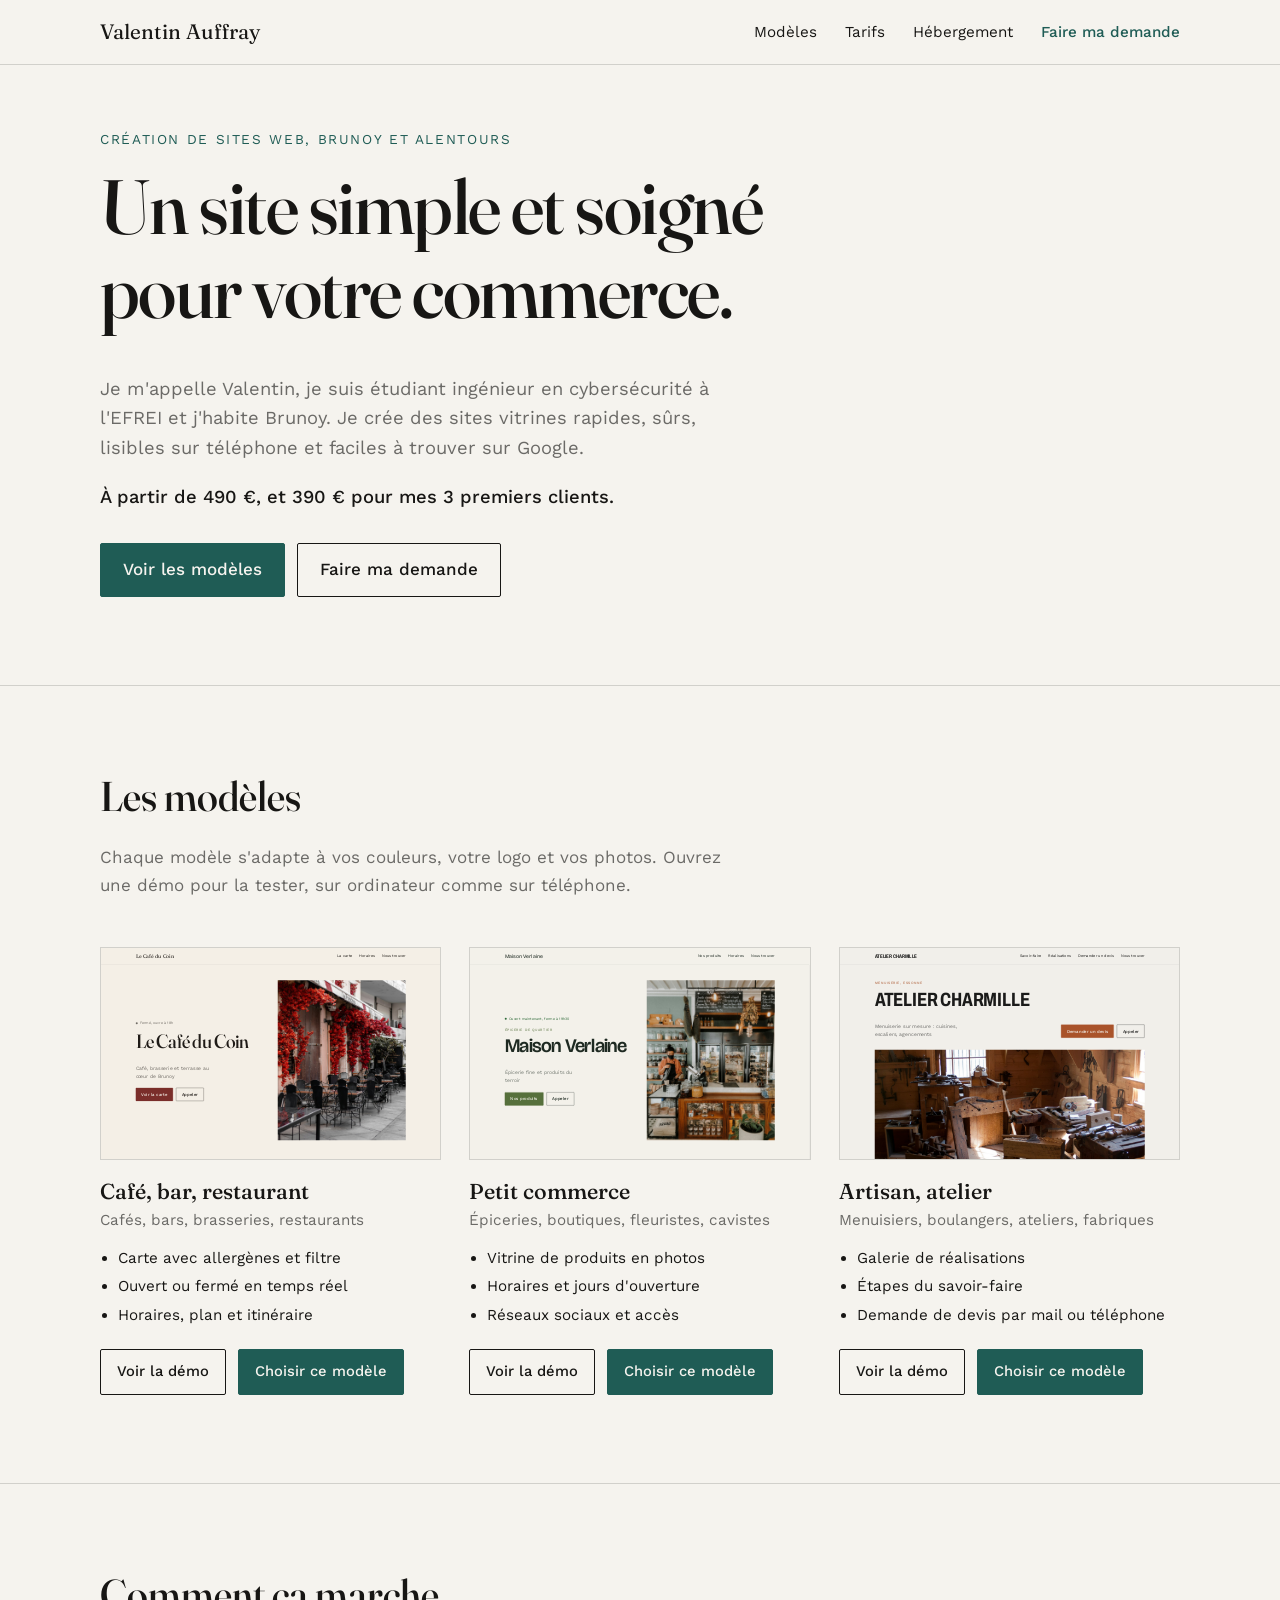
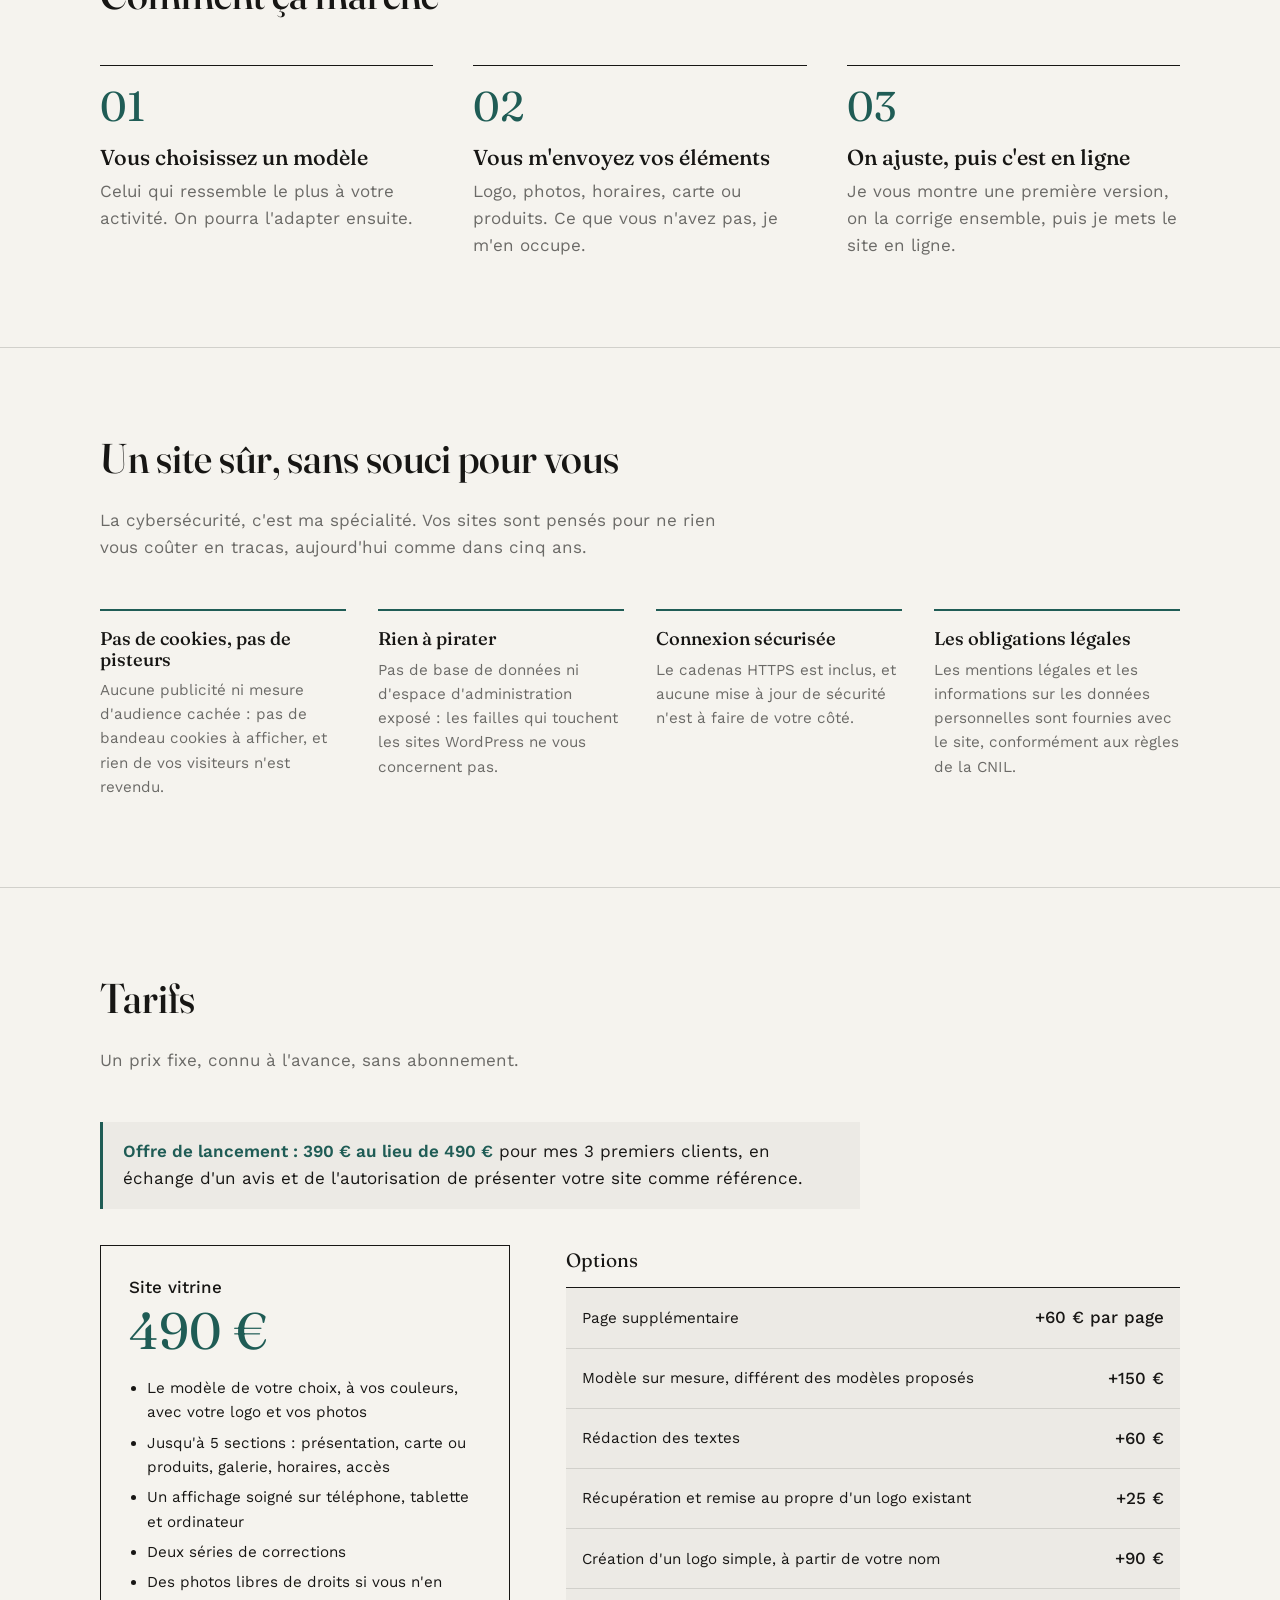
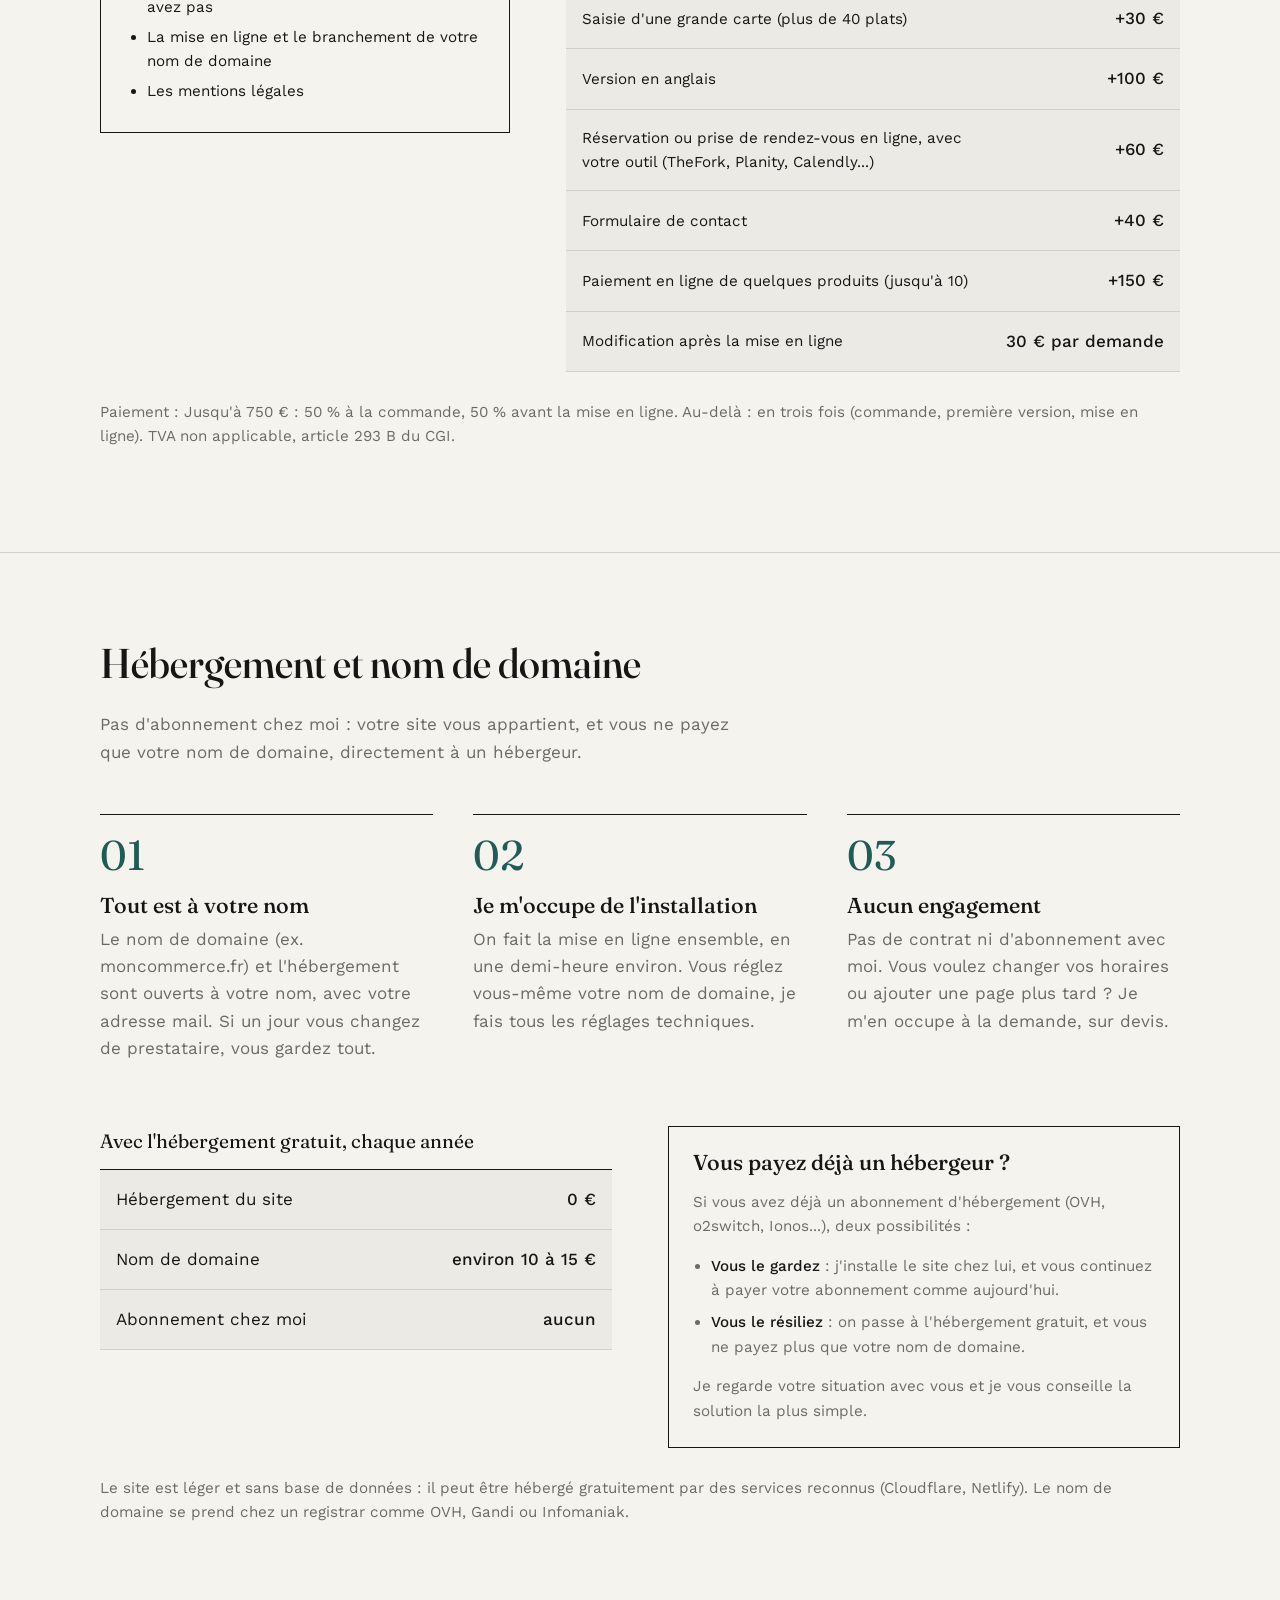
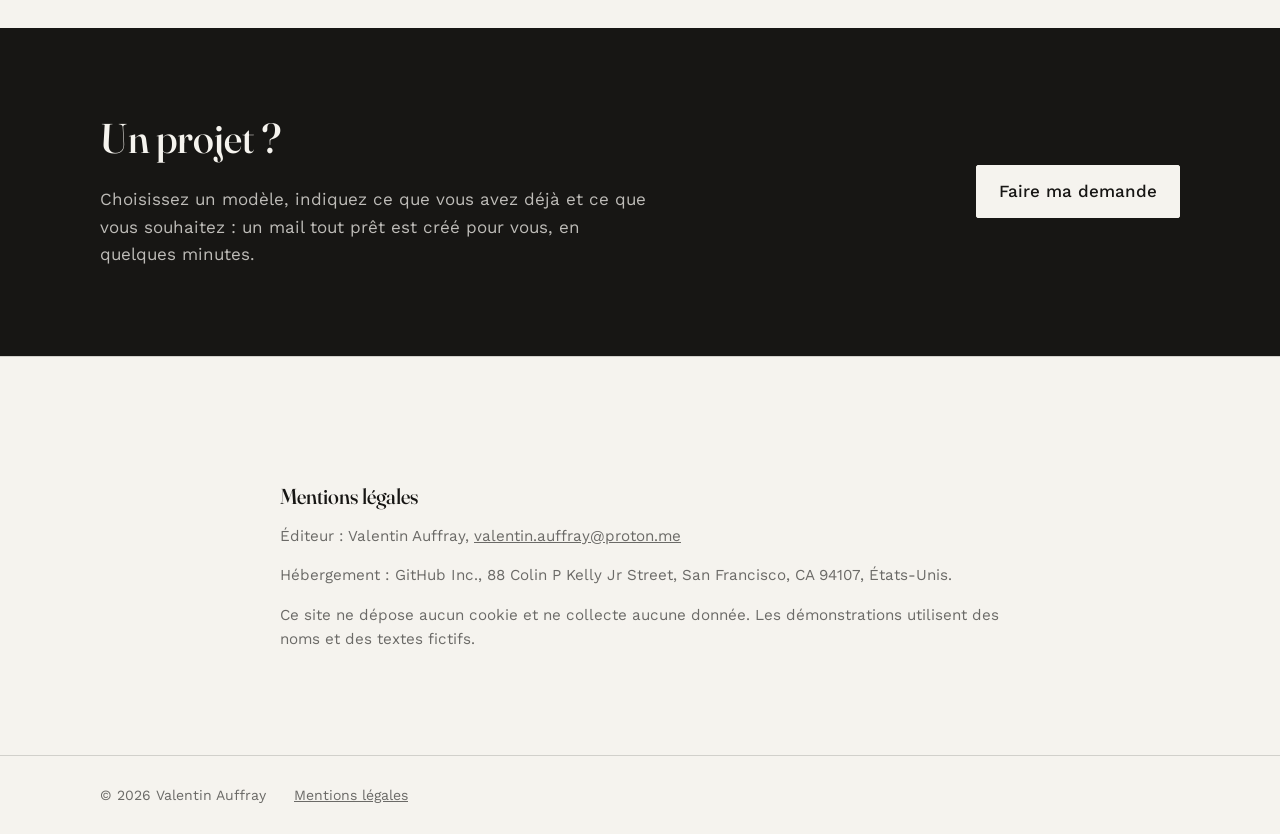
<file: index.html>
<!doctype html>
<html lang="fr">
<head>
  <meta charset="utf-8">
  <meta name="viewport" content="width=device-width, initial-scale=1">
  <title>Valentin Auffray | Création de sites web à Brunoy</title>
  <meta name="description" content="Sites vitrines simples et soignés pour les commerces, cafés et artisans de Brunoy et des alentours.">
  <link rel="preload" href="moteur/fonts/fraunces.woff2" as="font" type="font/woff2" crossorigin>
  <link rel="stylesheet" href="moteur/style.css">
  <link rel="stylesheet" href="vitrine.css">
</head>
<body class="vitrine">
  <a class="evitement" href="#contenu">Aller au contenu</a>

  <header class="entete">
    <div class="conteneur entete__barre">
      <a class="entete__nom" href="#haut">Valentin Auffray</a>
      <nav class="entete__nav" aria-label="Navigation principale">
        <a href="#modeles">Modèles</a>
        <a href="#tarifs">Tarifs</a>
        <a href="#hebergement">Hébergement</a>
        <a class="entete__action" href="demande.html">Faire ma demande</a>
      </nav>
    </div>
  </header>

  <main id="contenu">
    <section class="accueil" id="haut">
      <div class="conteneur">
        <p class="surtitre">Création de sites web, Brunoy et alentours</p>
        <h1 class="vitrine__titre">Un site simple et soigné pour votre commerce.</h1>
        <div class="vitrine__intro">
          <p>Je m'appelle Valentin, je suis étudiant ingénieur en cybersécurité à l'EFREI et j'habite Brunoy. Je crée des sites vitrines rapides, sûrs, lisibles sur téléphone et faciles à trouver sur Google.</p>
          <p class="vitrine__prix" id="prix" hidden></p>
          <div class="actions">
            <a class="bouton" href="#modeles">Voir les modèles</a>
            <a class="bouton bouton--contour" href="demande.html">Faire ma demande</a>
          </div>
        </div>
      </div>
    </section>

    <section class="section" id="modeles" aria-labelledby="titre-modeles">
      <div class="conteneur">
        <div class="section__entete">
          <h2 id="titre-modeles">Les modèles</h2>
          <p>Chaque modèle s'adapte à vos couleurs, votre logo et vos photos. Ouvrez une démo pour la tester, sur ordinateur comme sur téléphone.</p>
        </div>
        <div class="modeles" id="liste-modeles"></div>
      </div>
    </section>

    <section class="section" id="etapes" aria-labelledby="titre-etapes">
      <div class="conteneur">
        <div class="section__entete">
          <h2 id="titre-etapes">Comment ça marche</h2>
        </div>
        <ol class="etapes">
          <li class="etape">
            <span class="etape__numero">01</span>
            <h3>Vous choisissez un modèle</h3>
            <p>Celui qui ressemble le plus à votre activité. On pourra l'adapter ensuite.</p>
          </li>
          <li class="etape">
            <span class="etape__numero">02</span>
            <h3>Vous m'envoyez vos éléments</h3>
            <p>Logo, photos, horaires, carte ou produits. Ce que vous n'avez pas, je m'en occupe.</p>
          </li>
          <li class="etape">
            <span class="etape__numero">03</span>
            <h3>On ajuste, puis c'est en ligne</h3>
            <p>Je vous montre une première version, on la corrige ensemble, puis je mets le site en ligne.</p>
          </li>
        </ol>
      </div>
    </section>

    <section class="section" id="securite" aria-labelledby="titre-securite">
      <div class="conteneur">
        <div class="section__entete">
          <h2 id="titre-securite">Un site sûr, sans souci pour vous</h2>
          <p>La cybersécurité, c'est ma spécialité. Vos sites sont pensés pour ne rien vous coûter en tracas, aujourd'hui comme dans cinq ans.</p>
        </div>
        <ul class="garanties">
          <li>
            <h3>Pas de cookies, pas de pisteurs</h3>
            <p>Aucune publicité ni mesure d'audience cachée : pas de bandeau cookies à afficher, et rien de vos visiteurs n'est revendu.</p>
          </li>
          <li>
            <h3>Rien à pirater</h3>
            <p>Pas de base de données ni d'espace d'administration exposé : les failles qui touchent les sites WordPress ne vous concernent pas.</p>
          </li>
          <li>
            <h3>Connexion sécurisée</h3>
            <p>Le cadenas HTTPS est inclus, et aucune mise à jour de sécurité n'est à faire de votre côté.</p>
          </li>
          <li>
            <h3>Les obligations légales</h3>
            <p>Les mentions légales et les informations sur les données personnelles sont fournies avec le site, conformément aux règles de la CNIL.</p>
          </li>
        </ul>
      </div>
    </section>

    <section class="section" id="tarifs" aria-labelledby="titre-tarifs">
      <div class="conteneur">
        <div class="section__entete">
          <h2 id="titre-tarifs">Tarifs</h2>
          <p>Un prix fixe, connu à l'avance, sans abonnement.</p>
        </div>
        <p class="lancement" id="tarifs-lancement" hidden></p>
        <div class="tarifs">
          <div class="tarifs__base">
            <p class="tarifs__libelle">Site vitrine</p>
            <p class="tarifs__prix" id="tarifs-base"></p>
            <ul class="tarifs__inclus" id="tarifs-inclus"></ul>
          </div>
          <table class="couts tarifs__options">
            <caption>Options</caption>
            <tbody id="tarifs-options"></tbody>
          </table>
        </div>
        <p class="note">Paiement : <span id="tarifs-paiement"></span> TVA non applicable, article 293 B du CGI.</p>
      </div>
    </section>

    <section class="section" id="hebergement" aria-labelledby="titre-hebergement">
      <div class="conteneur">
        <div class="section__entete">
          <h2 id="titre-hebergement">Hébergement et nom de domaine</h2>
          <p>Pas d'abonnement chez moi : votre site vous appartient, et vous ne payez que votre nom de domaine, directement à un hébergeur.</p>
        </div>
        <ol class="etapes">
          <li class="etape">
            <span class="etape__numero">01</span>
            <h3>Tout est à votre nom</h3>
            <p>Le nom de domaine (ex. moncommerce.fr) et l'hébergement sont ouverts à votre nom, avec votre adresse mail. Si un jour vous changez de prestataire, vous gardez tout.</p>
          </li>
          <li class="etape">
            <span class="etape__numero">02</span>
            <h3>Je m'occupe de l'installation</h3>
            <p>On fait la mise en ligne ensemble, en une demi-heure environ. Vous réglez vous-même votre nom de domaine, je fais tous les réglages techniques.</p>
          </li>
          <li class="etape">
            <span class="etape__numero">03</span>
            <h3>Aucun engagement</h3>
            <p>Pas de contrat ni d'abonnement avec moi. Vous voulez changer vos horaires ou ajouter une page plus tard ? Je m'en occupe à la demande, sur devis.</p>
          </li>
        </ol>

        <div class="hebergement">
          <table class="couts">
            <caption>Avec l'hébergement gratuit, chaque année</caption>
            <tbody>
              <tr><th scope="row">Hébergement du site</th><td>0 €</td></tr>
              <tr><th scope="row">Nom de domaine</th><td>environ 10 à 15 €</td></tr>
              <tr><th scope="row">Abonnement chez moi</th><td>aucun</td></tr>
            </tbody>
          </table>
          <div class="encadre">
            <h3>Vous payez déjà un hébergeur&nbsp;?</h3>
            <p>Si vous avez déjà un abonnement d'hébergement (OVH, o2switch, Ionos...), deux possibilités :</p>
            <ul>
              <li><strong>Vous le gardez</strong> : j'installe le site chez lui, et vous continuez à payer votre abonnement comme aujourd'hui.</li>
              <li><strong>Vous le résiliez</strong> : on passe à l'hébergement gratuit, et vous ne payez plus que votre nom de domaine.</li>
            </ul>
            <p>Je regarde votre situation avec vous et je vous conseille la solution la plus simple.</p>
          </div>
        </div>
        <p class="note">Le site est léger et sans base de données : il peut être hébergé gratuitement par des services reconnus (Cloudflare, Netlify). Le nom de domaine se prend chez un registrar comme OVH, Gandi ou Infomaniak.</p>
      </div>
    </section>

    <section class="section appel" aria-labelledby="titre-appel">
      <div class="conteneur appel__grille">
        <div>
          <h2 id="titre-appel">Un projet&nbsp;?</h2>
          <p>Choisissez un modèle, indiquez ce que vous avez déjà et ce que vous souhaitez : un mail tout prêt est créé pour vous, en quelques minutes.</p>
        </div>
        <div class="actions">
          <a class="bouton" href="demande.html">Faire ma demande</a>
        </div>
      </div>
    </section>

    <section class="section" id="mentions" aria-labelledby="titre-mentions">
      <div class="conteneur conteneur--etroit legal">
        <h2 id="titre-mentions">Mentions légales</h2>
        <p>Éditeur : Valentin Auffray, <span id="mentions-contact"></span></p>
        <p>Hébergement : GitHub Inc., 88 Colin P Kelly Jr Street, San Francisco, CA 94107, États-Unis.</p>
        <p>Ce site ne dépose aucun cookie et ne collecte aucune donnée. Les démonstrations utilisent des noms et des textes fictifs.</p>
      </div>
    </section>
  </main>

  <footer class="pied">
    <div class="conteneur pied__barre">
      <span>© <span id="annee"></span> Valentin Auffray</span>
      <a href="#mentions">Mentions légales</a>
    </div>
  </footer>

  <script src="vitrine.js"></script>
</body>
</html>
</file>
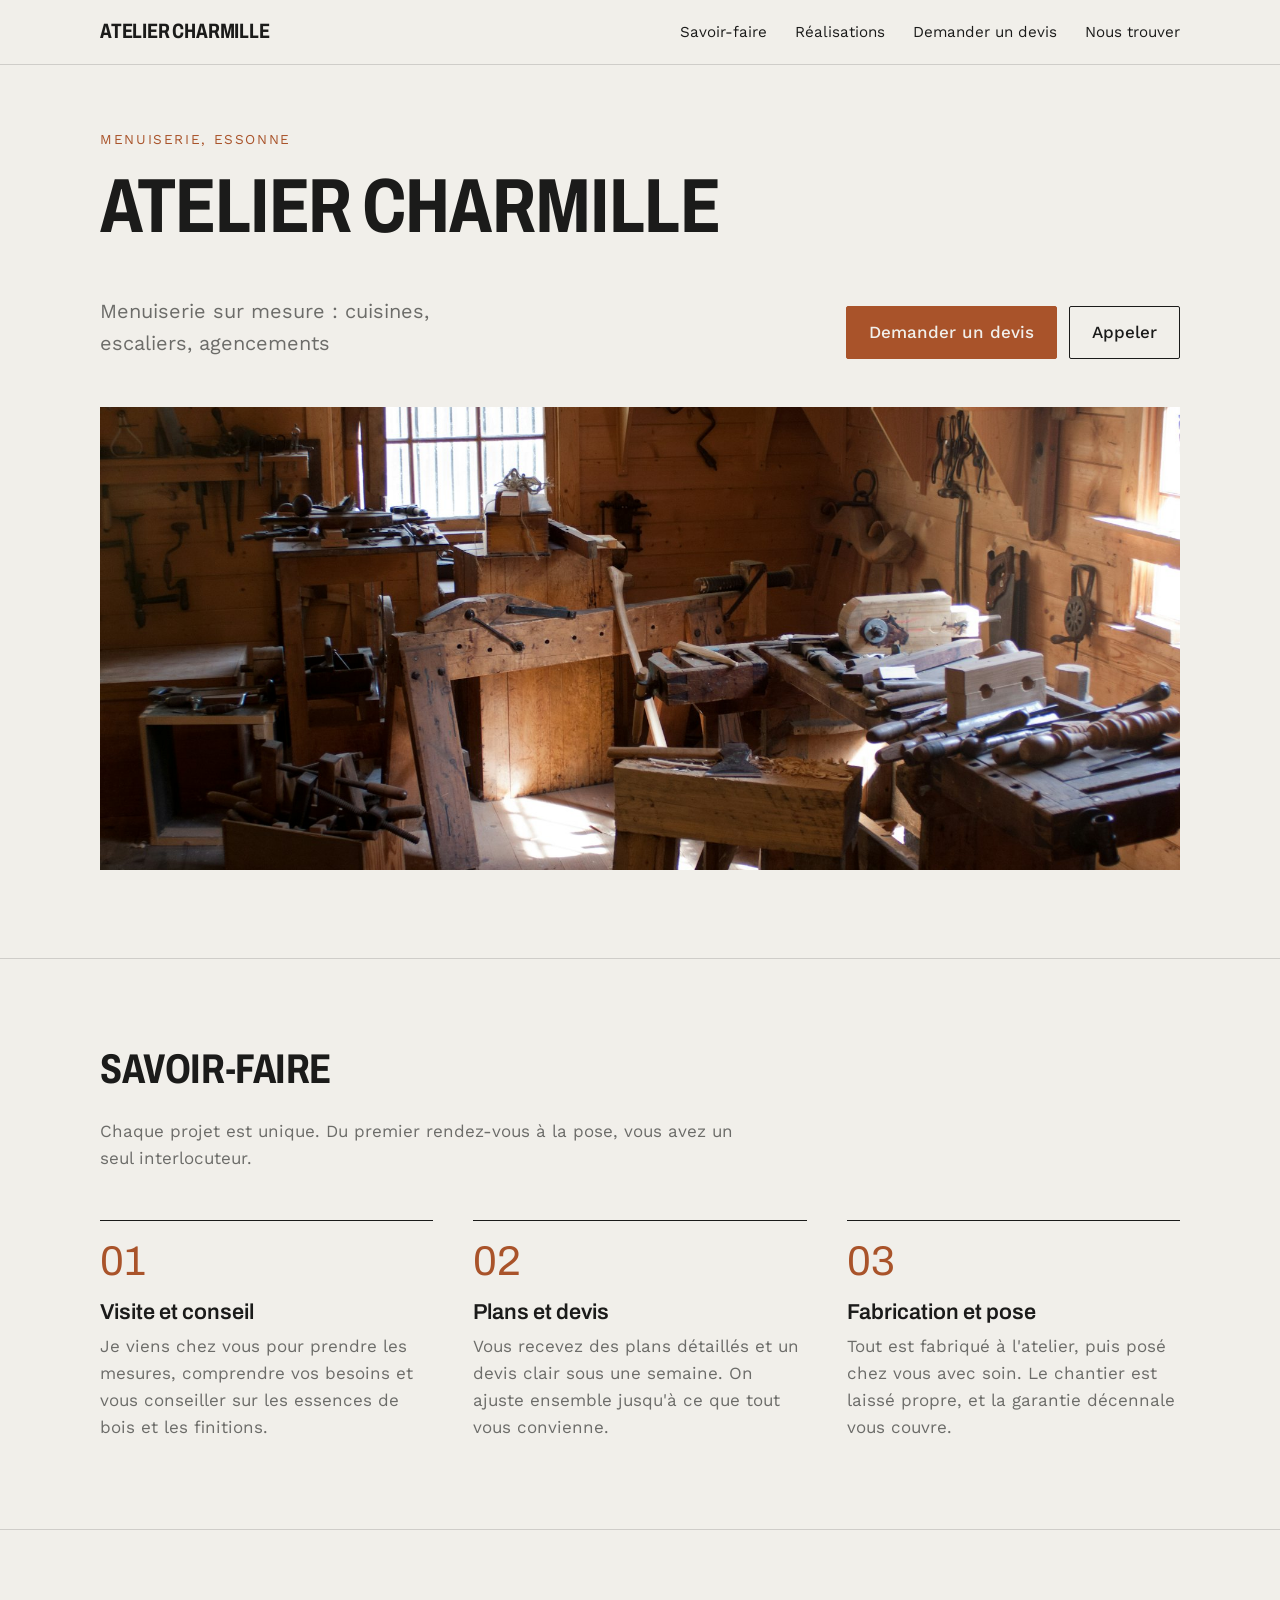
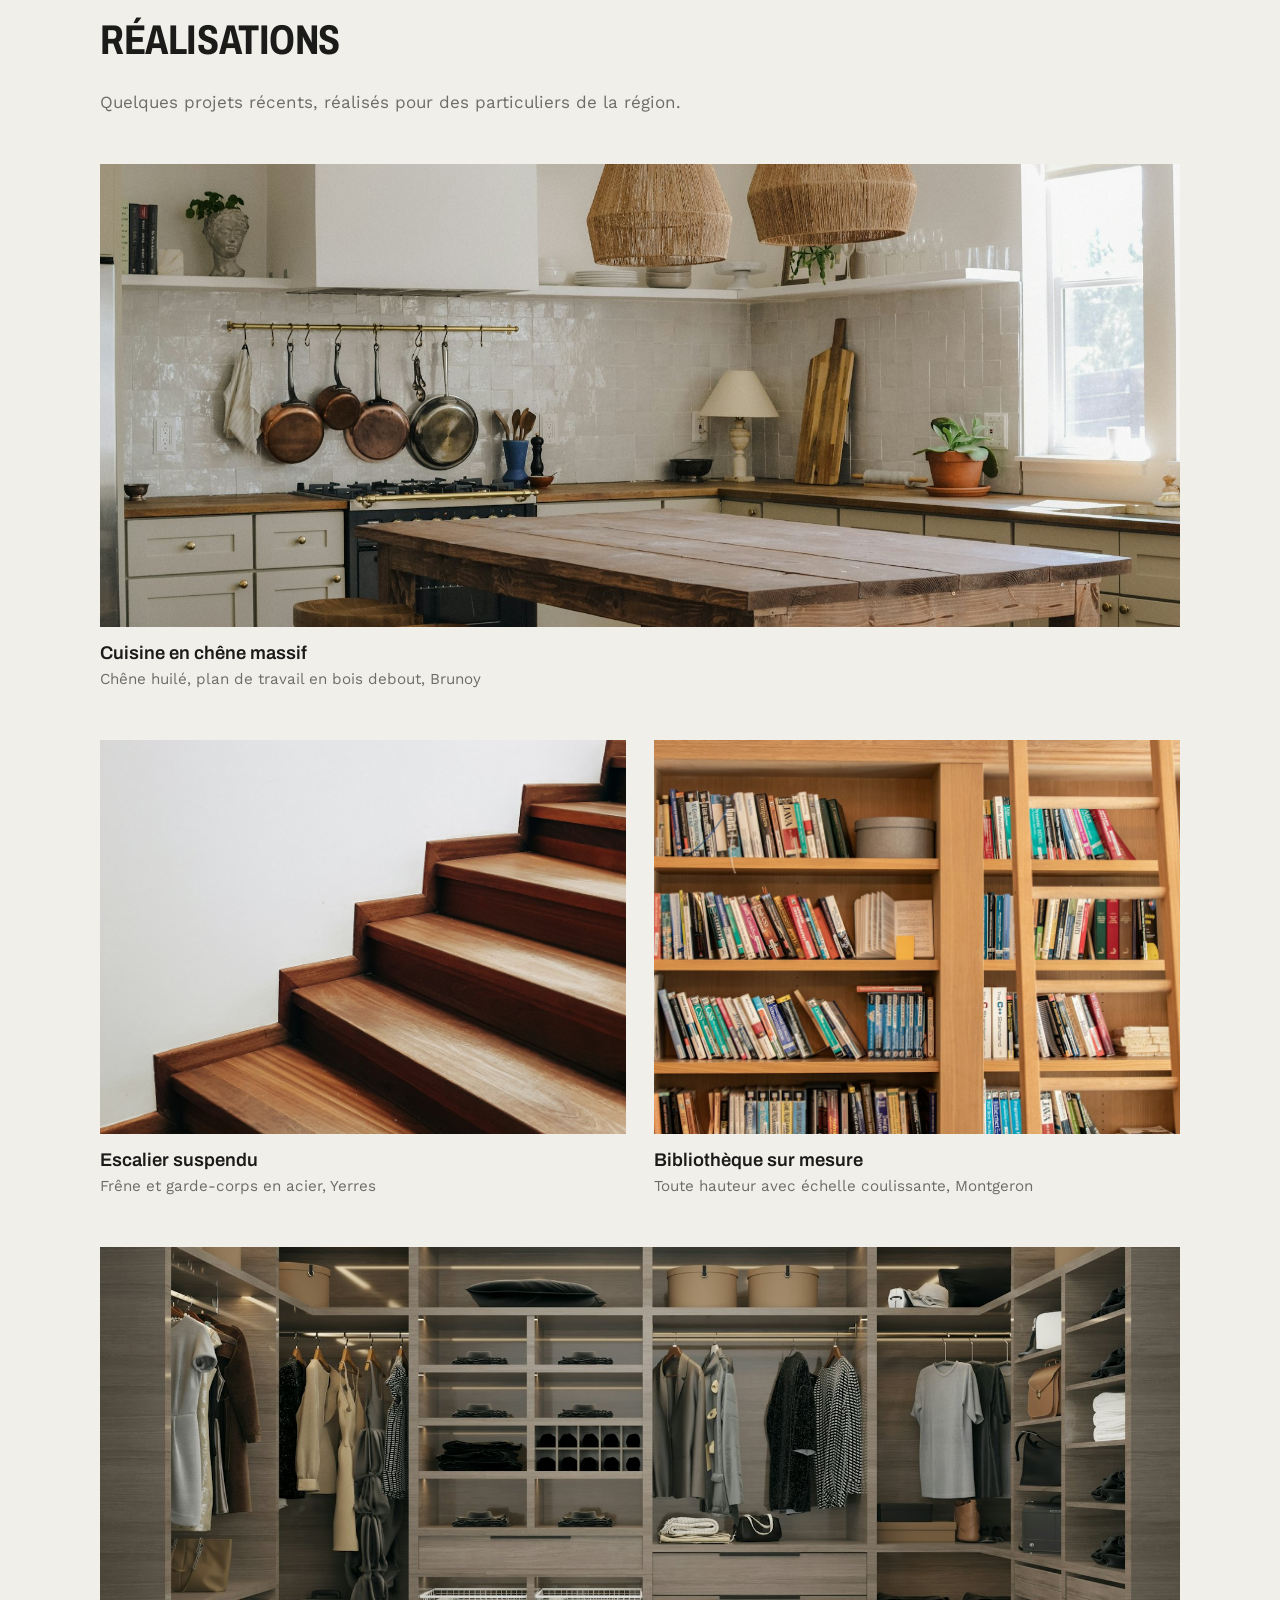
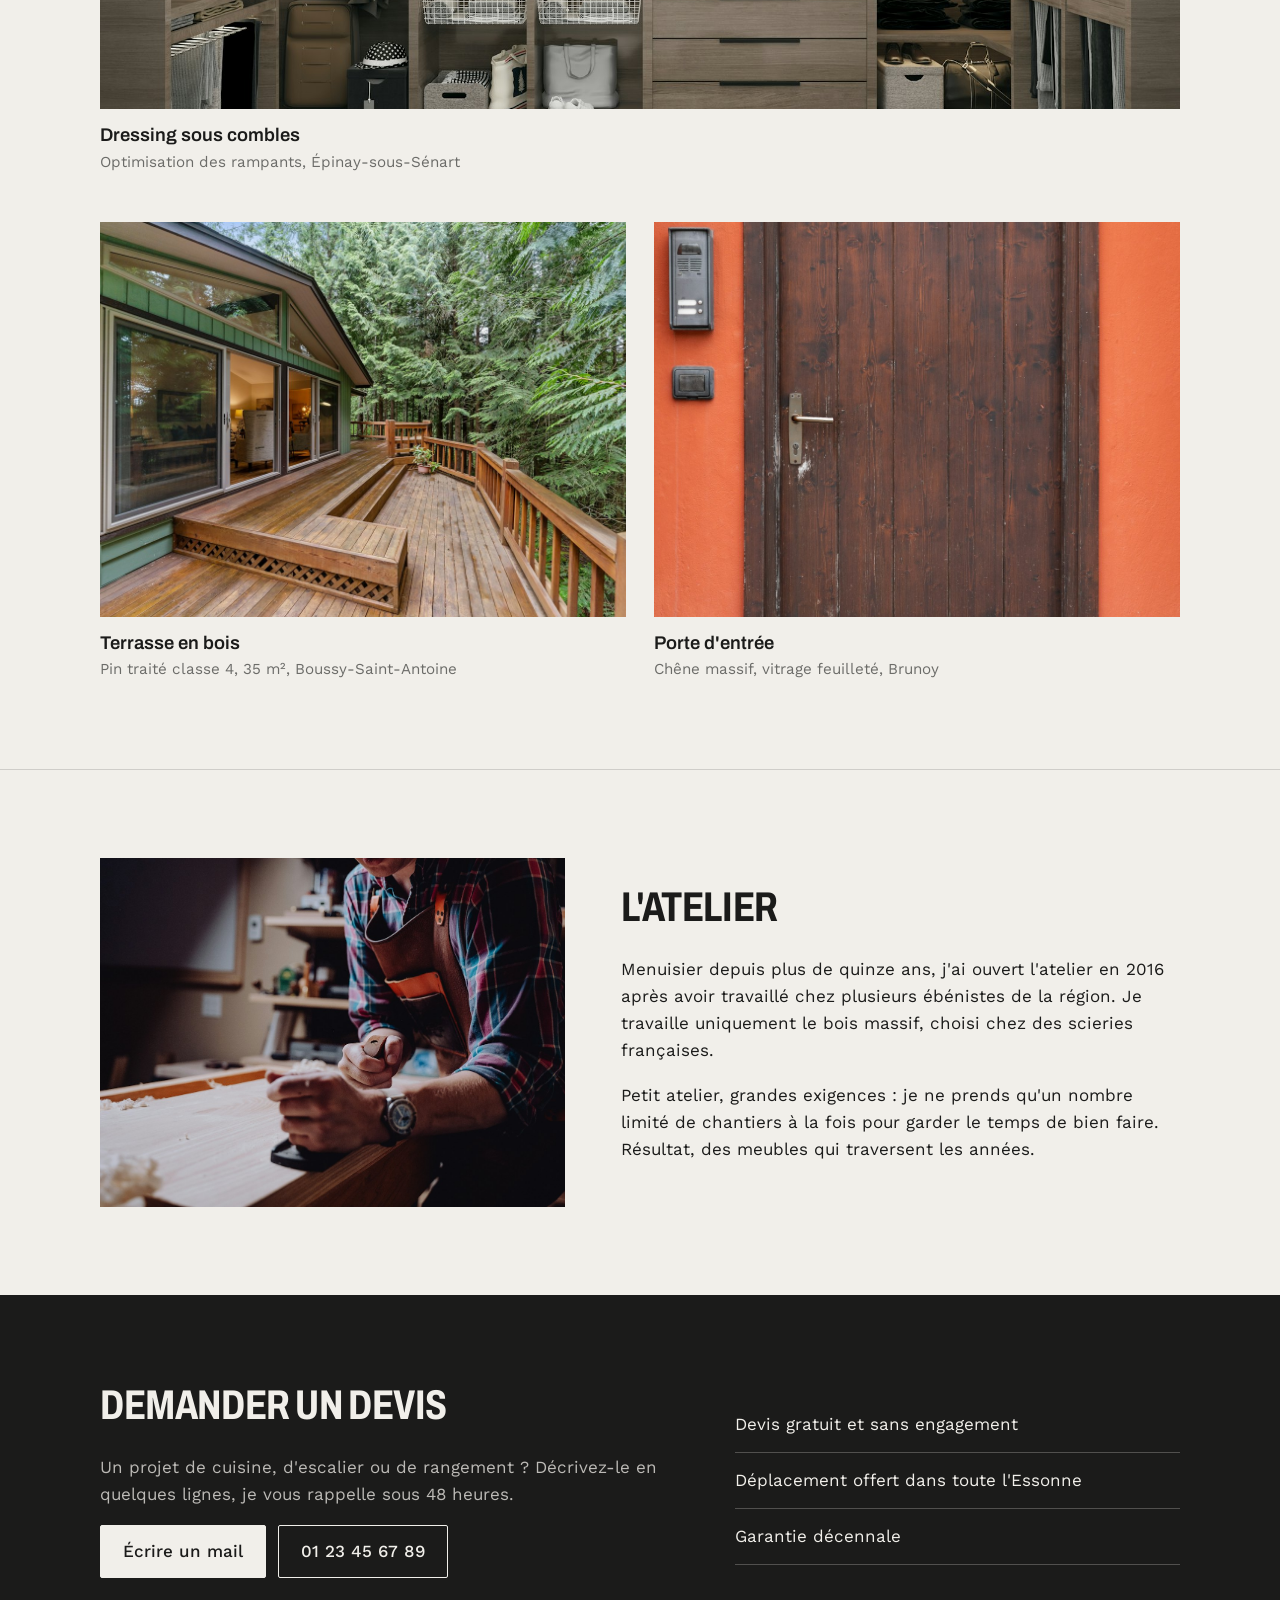
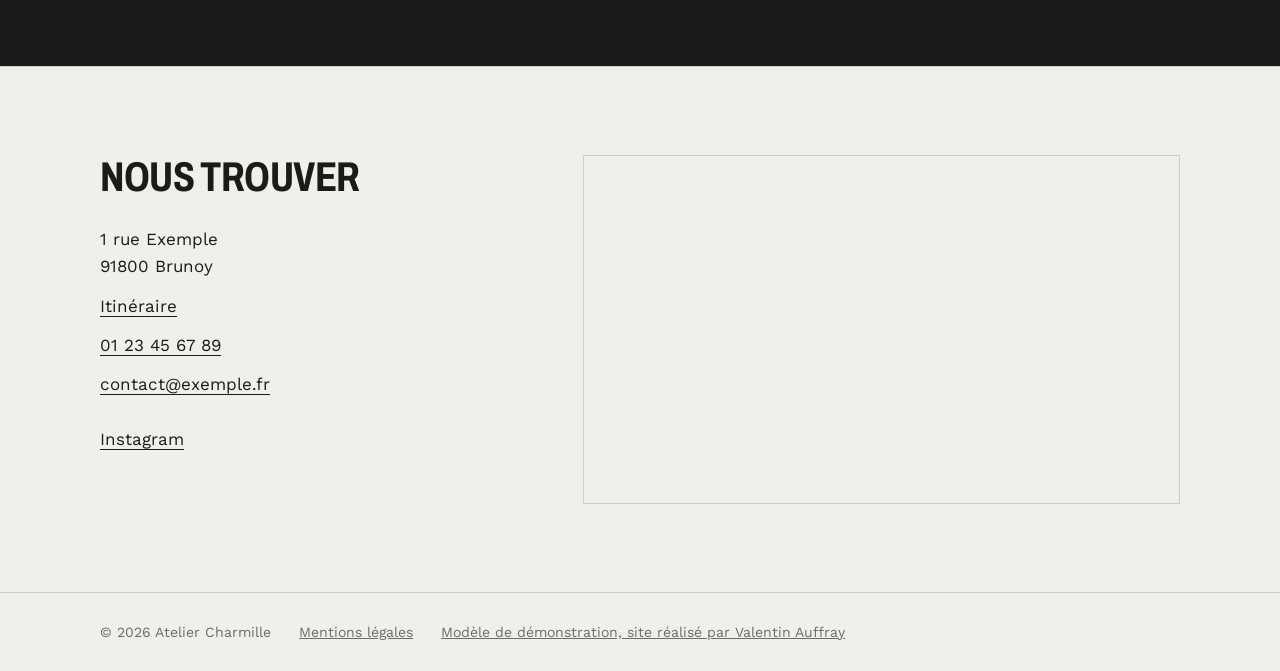
<file: demos/artisan/index.html>
<!doctype html>
<html lang="fr">
<head>
  <meta charset="utf-8">
  <meta name="viewport" content="width=device-width, initial-scale=1">
  <title>Chargement</title>
  <link rel="stylesheet" href="../../moteur/style.css">
  <script src="site.config.js"></script>
</head>
<body data-page="accueil">
  <a class="evitement" href="#contenu">Aller au contenu</a>
  <header class="entete" id="entete"></header>
  <main id="contenu"></main>
  <footer class="pied" id="pied"></footer>
  <div class="barre-mobile" id="barre-mobile"></div>
  <script src="../../moteur/app.js"></script>
</body>
</html>
</file>
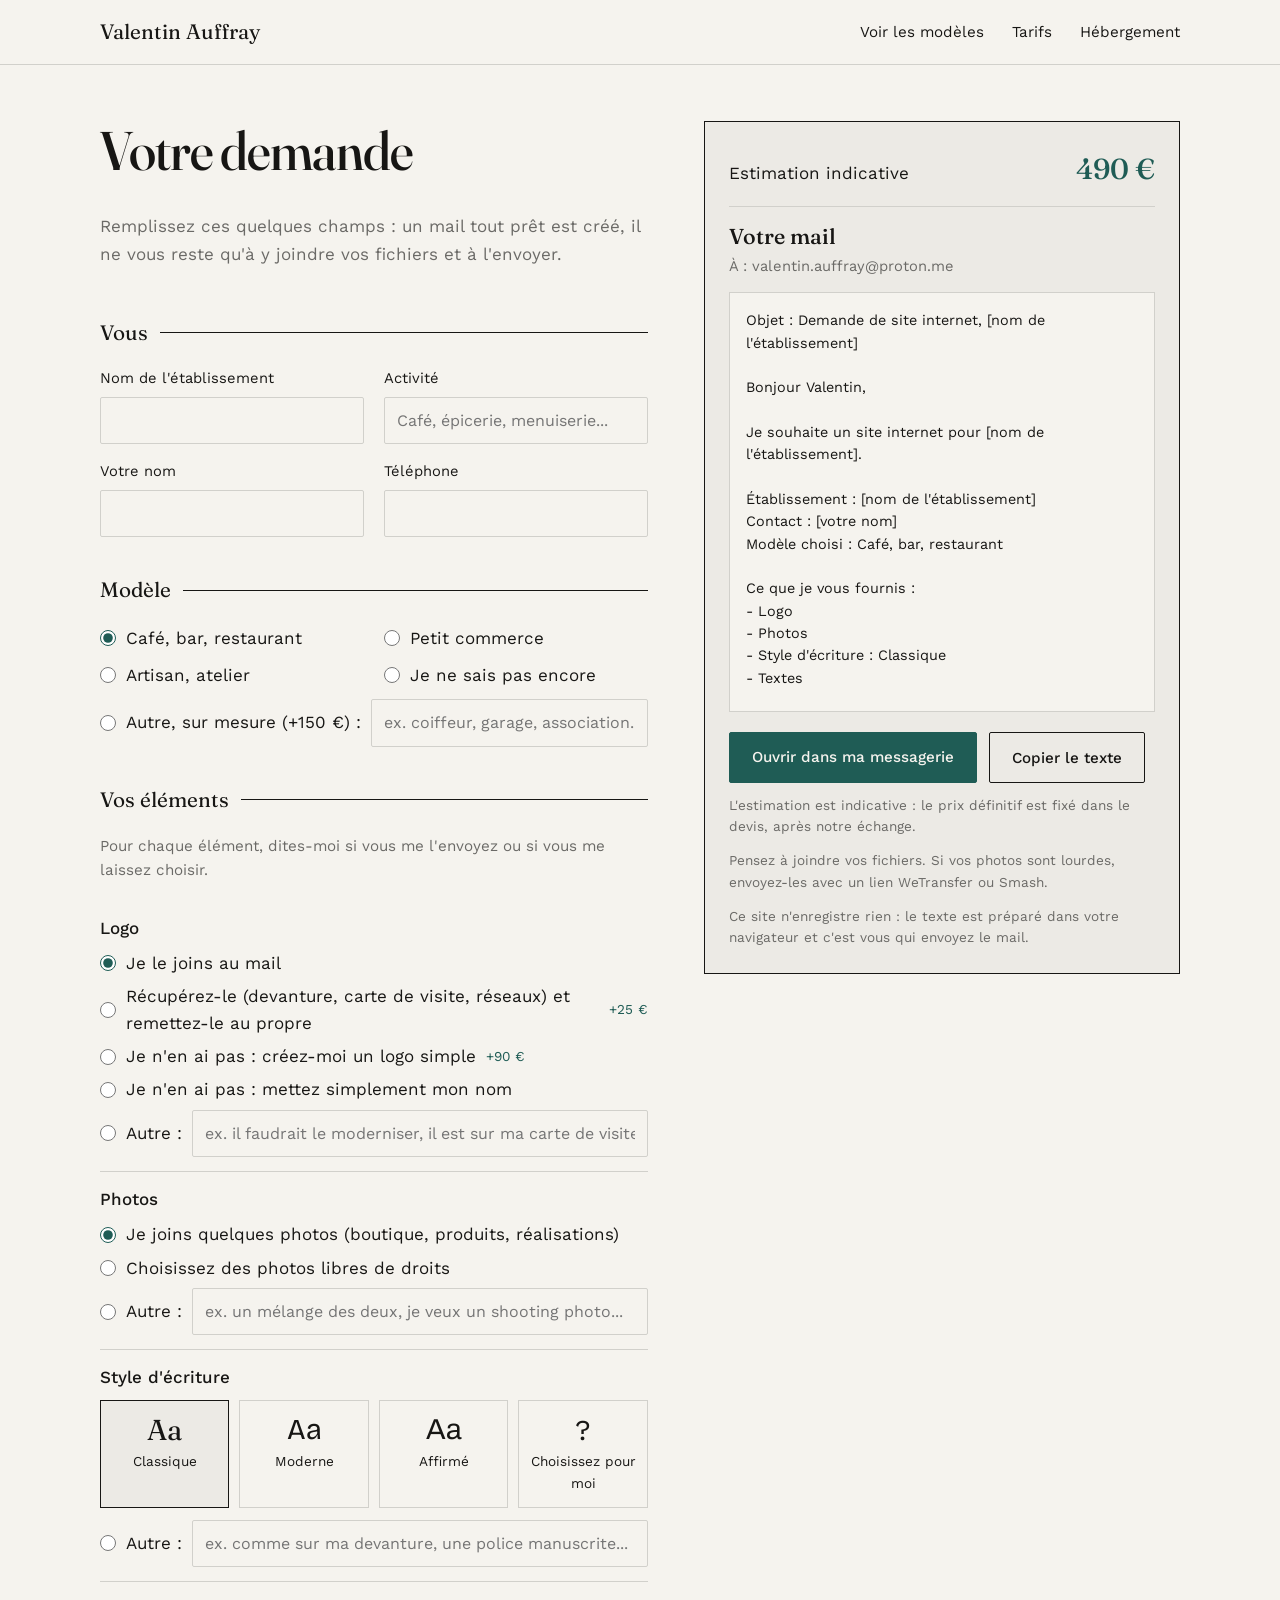
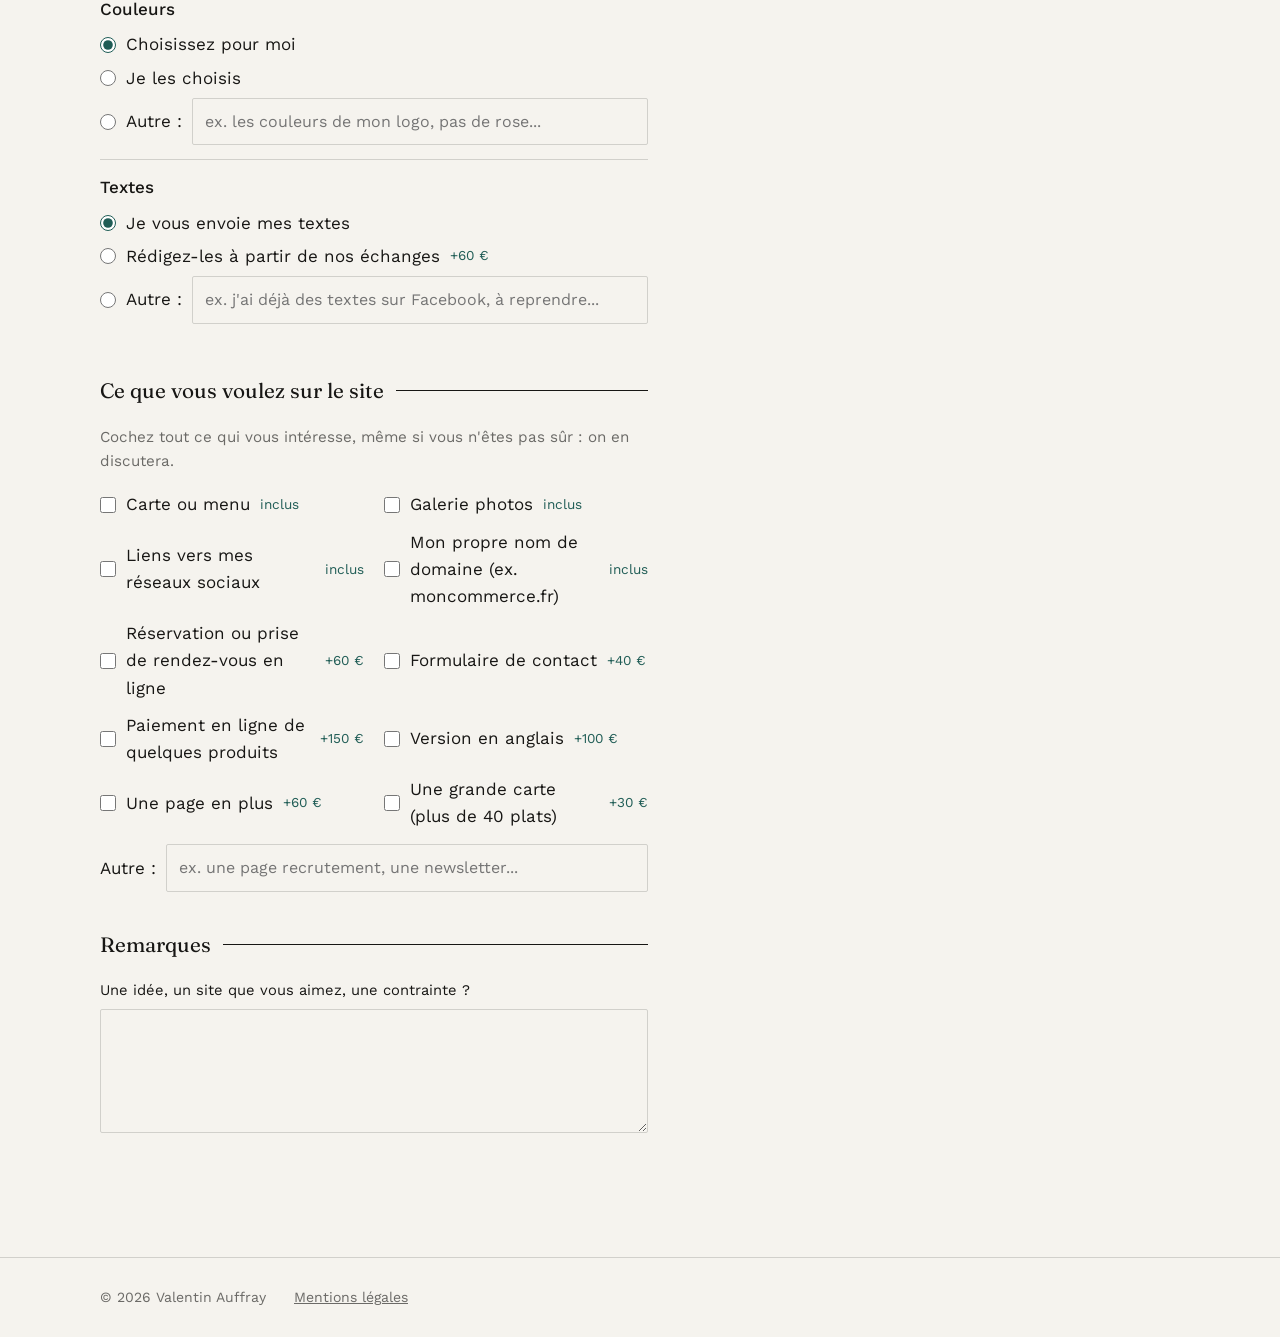
<file: demande.html>
<!doctype html>
<html lang="fr">
<head>
  <meta charset="utf-8">
  <meta name="viewport" content="width=device-width, initial-scale=1">
  <title>Votre demande | Valentin Auffray, création de sites web</title>
  <meta name="description" content="Préparez votre demande de site internet : modèle, éléments fournis, fonctionnalités souhaitées.">
  <link rel="preload" href="moteur/fonts/fraunces.woff2" as="font" type="font/woff2" crossorigin>
  <link rel="stylesheet" href="moteur/style.css">
  <link rel="stylesheet" href="vitrine.css">
</head>
<body class="vitrine">
  <a class="evitement" href="#contenu">Aller au contenu</a>

  <header class="entete">
    <div class="conteneur entete__barre">
      <a class="entete__nom" href="index.html">Valentin Auffray</a>
      <nav class="entete__nav" aria-label="Navigation principale">
        <a href="index.html#modeles">Voir les modèles</a>
        <a href="index.html#tarifs">Tarifs</a>
        <a href="index.html#hebergement">Hébergement</a>
      </nav>
    </div>
  </header>

  <main id="contenu">
    <section class="section section--premiere" id="demande" aria-labelledby="titre-demande">
      <div class="conteneur demande__grille">
        <form class="demande" id="formulaire" novalidate>
          <div class="section__entete">
            <h1 class="demande__titre" id="titre-demande">Votre demande</h1>
            <p>Remplissez ces quelques champs : un mail tout prêt est créé, il ne vous reste qu'à y joindre vos fichiers et à l'envoyer.</p>
          </div>

          <fieldset>
            <legend>Vous</legend>
            <div class="champs">
              <label>Nom de l'établissement <input name="etablissement" required autocomplete="organization"></label>
              <label>Activité <input name="activite" placeholder="Café, épicerie, menuiserie..."></label>
              <label>Votre nom <input name="nom" required autocomplete="name"></label>
              <label>Téléphone <input name="telephone" type="tel" autocomplete="tel"></label>
            </div>
          </fieldset>

          <fieldset>
            <legend>Modèle</legend>
            <div class="choix" id="choix-modele"></div>
          </fieldset>

          <fieldset>
            <legend>Vos éléments</legend>
            <p class="aide">Pour chaque élément, dites-moi si vous me l'envoyez ou si vous me laissez choisir.</p>

            <div class="element">
              <p class="element__nom">Logo</p>
              <label><input type="radio" name="logo" value="joint" checked> Je le joins au mail</label>
              <label data-tarif="logoPropre"><input type="radio" name="logo" value="recuperer"> Récupérez-le (devanture, carte de visite, réseaux) et remettez-le au propre</label>
              <label data-tarif="logoCreation"><input type="radio" name="logo" value="creer"> Je n'en ai pas : créez-moi un logo simple</label>
              <label><input type="radio" name="logo" value="aucun"> Je n'en ai pas : mettez simplement mon nom</label>
              <label class="autre"><input type="radio" name="logo" value="autre"> Autre :
                <input type="text" name="logo_autre" data-autre="logo" placeholder="ex. il faudrait le moderniser, il est sur ma carte de visite..."></label>
            </div>

            <div class="element">
              <p class="element__nom">Photos</p>
              <label><input type="radio" name="photos" value="joint" checked> Je joins quelques photos (boutique, produits, réalisations)</label>
              <label><input type="radio" name="photos" value="libre"> Choisissez des photos libres de droits</label>
              <label class="autre"><input type="radio" name="photos" value="autre"> Autre :
                <input type="text" name="photos_autre" data-autre="photos" placeholder="ex. un mélange des deux, je veux un shooting photo..."></label>
            </div>

            <div class="element">
              <p class="element__nom">Style d'écriture</p>
              <div class="polices" id="choix-police"></div>
              <label class="autre"><input type="radio" name="police" value="autre"> Autre :
                <input type="text" name="police_autre" data-autre="police" placeholder="ex. comme sur ma devanture, une police manuscrite..."></label>
            </div>

            <div class="element">
              <p class="element__nom">Couleurs</p>
              <label><input type="radio" name="couleurs" value="libre" checked> Choisissez pour moi</label>
              <label><input type="radio" name="couleurs" value="choisi"> Je les choisis</label>
              <label class="autre"><input type="radio" name="couleurs" value="autre"> Autre :
                <input type="text" name="couleurs_autre" data-autre="couleurs" placeholder="ex. les couleurs de mon logo, pas de rose..."></label>
              <div class="couleurs" id="couleurs" hidden>
                <label><input type="color" name="couleur1" value="#7a2e2a"> Couleur principale</label>
                <label><input type="color" name="couleur2" value="#f4efe6"> Couleur de fond</label>
              </div>
            </div>

            <div class="element">
              <p class="element__nom">Textes</p>
              <label><input type="radio" name="textes" value="joint" checked> Je vous envoie mes textes</label>
              <label data-tarif="textes"><input type="radio" name="textes" value="libre"> Rédigez-les à partir de nos échanges</label>
              <label class="autre"><input type="radio" name="textes" value="autre"> Autre :
                <input type="text" name="textes_autre" data-autre="textes" placeholder="ex. j'ai déjà des textes sur Facebook, à reprendre..."></label>
            </div>
          </fieldset>

          <fieldset>
            <legend>Ce que vous voulez sur le site</legend>
            <p class="aide">Cochez tout ce qui vous intéresse, même si vous n'êtes pas sûr : on en discutera.</p>
            <div class="options" id="options"></div>
            <label class="autre autre--seul">Autre :
              <input type="text" name="options_autre" placeholder="ex. une page recrutement, une newsletter..."></label>
          </fieldset>

          <fieldset>
            <legend>Remarques</legend>
            <label class="pleine">Une idée, un site que vous aimez, une contrainte ?
              <textarea name="remarques" rows="4"></textarea>
            </label>
          </fieldset>
        </form>

        <aside class="apercu" aria-labelledby="titre-apercu">
          <p class="estimation">Estimation indicative <strong id="estimation"></strong></p>
          <h3 id="titre-apercu">Votre mail</h3>
          <p class="apercu__a">À : <span id="adresse"></span></p>
          <pre class="apercu__texte" id="apercu" tabindex="0"></pre>
          <div class="actions">
            <a class="bouton" id="ouvrir-mail" href="#">Ouvrir dans ma messagerie</a>
            <button class="bouton bouton--contour" type="button" id="copier">Copier le texte</button>
          </div>
          <p class="apercu__info" id="info-copie" aria-live="polite"></p>
          <p class="apercu__info">L'estimation est indicative : le prix définitif est fixé dans le devis, après notre échange.</p>
          <p class="apercu__info">Pensez à joindre vos fichiers. Si vos photos sont lourdes, envoyez-les avec un lien WeTransfer ou Smash.</p>
          <p class="apercu__info">Ce site n'enregistre rien : le texte est préparé dans votre navigateur et c'est vous qui envoyez le mail.</p>
        </aside>
      </div>
    </section>

  </main>

  <footer class="pied">
    <div class="conteneur pied__barre">
      <span>© <span id="annee"></span> Valentin Auffray</span>
      <a href="index.html#mentions">Mentions légales</a>
    </div>
  </footer>

  <script src="vitrine.js"></script>
</body>
</html>
</file>
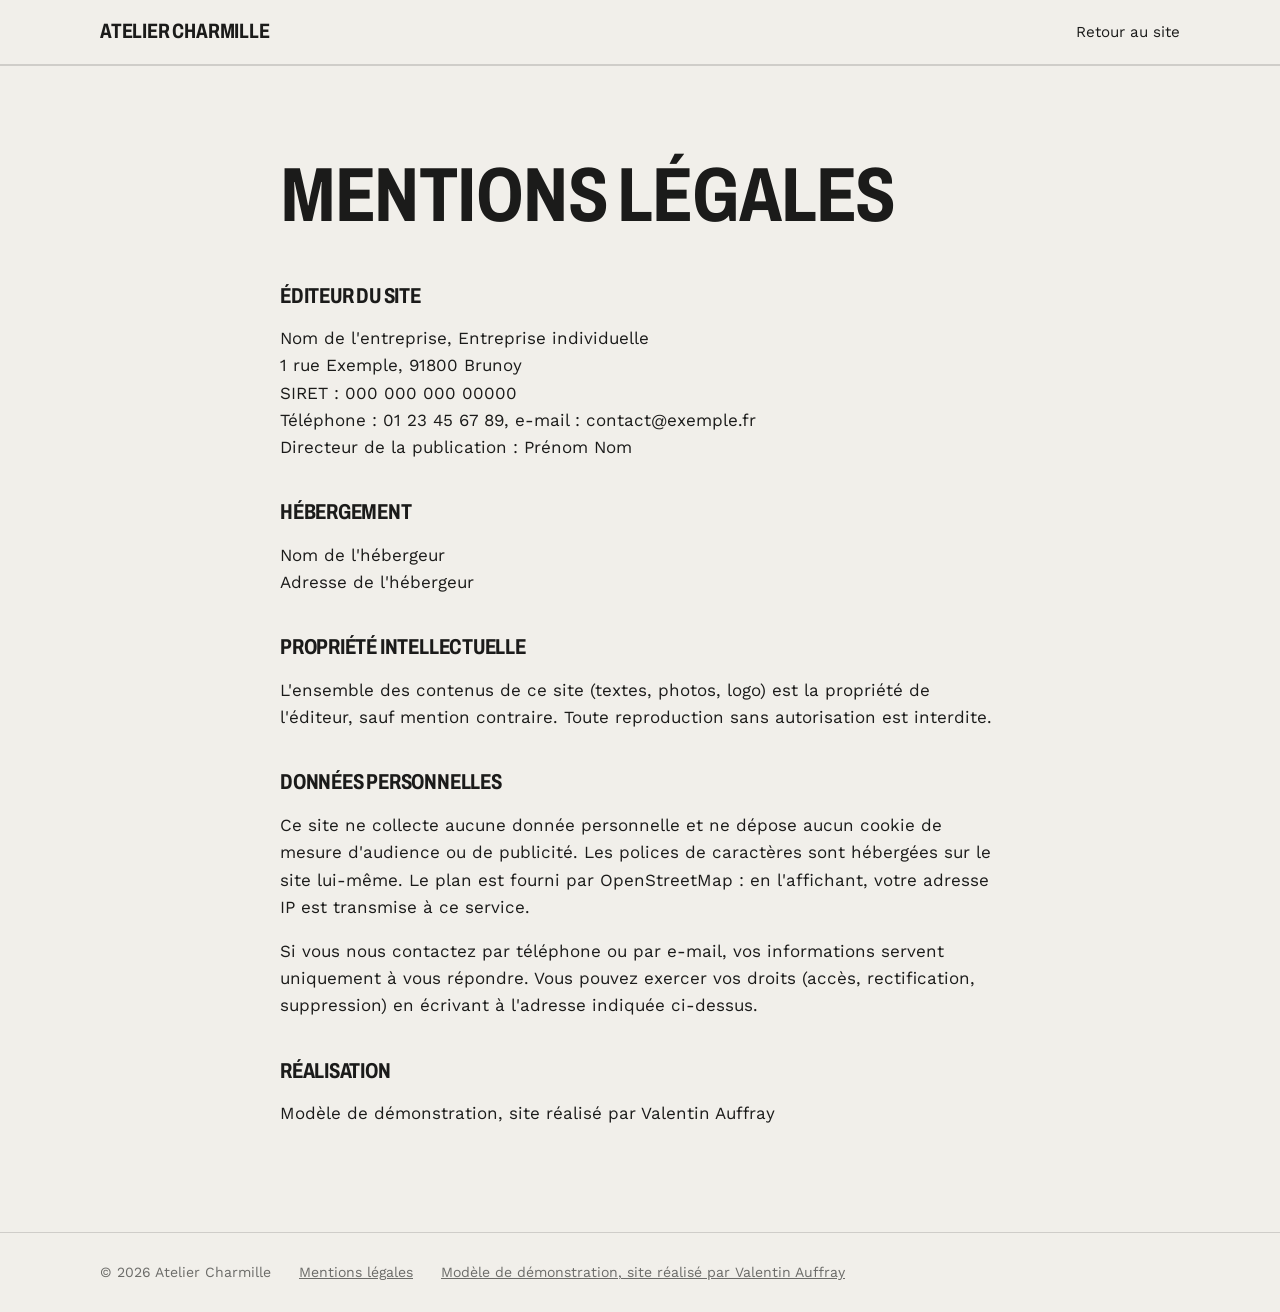
<file: demos/artisan/mentions-legales.html>
<!doctype html>
<html lang="fr">
<head>
  <meta charset="utf-8">
  <meta name="viewport" content="width=device-width, initial-scale=1">
  <title>Mentions légales</title>
  <meta name="robots" content="noindex">
  <link rel="stylesheet" href="../../moteur/style.css">
  <script src="site.config.js"></script>
</head>
<body data-page="legal">
  <header class="entete" id="entete"></header>
  <main id="contenu"></main>
  <footer class="pied" id="pied"></footer>
  <script src="../../moteur/app.js"></script>
</body>
</html>
</file>
<file: moteur/style.css>
@font-face {
  font-family: "Fraunces";
  src: url("fonts/fraunces.woff2") format("woff2");
  font-weight: 400 700;
  font-display: swap;
}

@font-face {
  font-family: "Bricolage Grotesque";
  src: url("fonts/bricolage.woff2") format("woff2");
  font-weight: 400 700;
  font-display: swap;
}

@font-face {
  font-family: "Archivo";
  src: url("fonts/archivo.woff2") format("woff2");
  font-weight: 400 800;
  font-stretch: 62% 125%;
  font-display: swap;
}

@font-face {
  font-family: "Work Sans";
  src: url("fonts/work-sans.woff2") format("woff2");
  font-weight: 400 600;
  font-display: swap;
}

:root {
  --fond: #f4efe6;
  --texte: #1f1b17;
  --accent: #7a2e2a;
  --doux: color-mix(in srgb, var(--texte) 62%, var(--fond));
  --ligne: color-mix(in srgb, var(--texte) 16%, var(--fond));
  --surface: color-mix(in srgb, var(--texte) 4%, var(--fond));
  --vert: #2f6b3a;
  --titre: "Fraunces", Georgia, serif;
  --corps: "Work Sans", system-ui, sans-serif;
  --largeur: 1120px;
}

*,
*::before,
*::after {
  box-sizing: border-box;
}

html {
  scroll-behavior: smooth;
  scroll-padding-top: 72px;
}

body {
  margin: 0;
  background: var(--fond);
  color: var(--texte);
  font-family: var(--corps);
  font-size: 1.0625rem;
  line-height: 1.6;
  -webkit-font-smoothing: antialiased;
}

img {
  display: block;
  max-width: 100%;
}

a {
  color: inherit;
}

h1,
h2,
h3 {
  font-family: var(--titre);
  font-weight: 500;
  line-height: 1.1;
  margin: 0 0 0.6em;
  font-variation-settings: "opsz" 96;
}

h1 {
  font-size: clamp(2.6rem, 7vw, 4.8rem);
  letter-spacing: -0.02em;
}

h2 {
  font-size: clamp(1.9rem, 4vw, 2.6rem);
}

h3 {
  font-size: 1.35rem;
  font-variation-settings: "opsz" 24;
}

.conteneur {
  width: 100%;
  max-width: var(--largeur);
  margin: 0 auto;
  padding: 0 20px;
}

.conteneur--etroit {
  max-width: 760px;
}

.section {
  padding: 88px 0;
  border-top: 1px solid var(--ligne);
}

.note {
  color: var(--doux);
  font-size: 0.95rem;
  margin-top: 28px;
}

.evitement {
  position: absolute;
  left: -9999px;
}

.evitement:focus {
  left: 16px;
  top: 16px;
  z-index: 20;
  background: var(--texte);
  color: var(--fond);
  padding: 8px 12px;
}

:focus-visible {
  outline: 2px solid var(--accent);
  outline-offset: 3px;
}

/* En-tête */

.entete {
  position: sticky;
  top: 0;
  z-index: 10;
  background: var(--fond);
  border-bottom: 1px solid var(--ligne);
}

.entete__barre {
  display: flex;
  align-items: center;
  justify-content: space-between;
  height: 64px;
  gap: 24px;
}

.entete__nom {
  font-family: var(--titre);
  font-size: 1.3rem;
  text-decoration: none;
  white-space: nowrap;
}

.entete__nav {
  display: flex;
  gap: 28px;
}

.entete__nav a {
  text-decoration: none;
  font-size: 0.95rem;
}

.entete__nav a:hover {
  color: var(--accent);
  text-decoration: underline;
  text-underline-offset: 4px;
}

/* Accueil */

.accueil {
  padding: 64px 0 88px;
}

.accueil__grille {
  display: grid;
  grid-template-columns: 1fr 1fr;
  gap: 56px;
  align-items: center;
}

.accueil__accroche {
  font-size: 1.25rem;
  color: var(--doux);
  max-width: 28ch;
  margin: 0 0 32px;
}

.statut {
  display: inline-flex;
  align-items: center;
  gap: 8px;
  font-size: 0.9rem;
  margin: 0 0 20px;
}

.statut::before {
  content: "";
  width: 8px;
  height: 8px;
  border-radius: 50%;
  background: currentColor;
}

.statut--ouvert {
  color: var(--vert);
}

.statut--ferme {
  color: var(--doux);
}

.actions {
  display: flex;
  flex-wrap: wrap;
  gap: 12px;
}

.bouton {
  display: inline-block;
  padding: 12px 22px;
  background: var(--accent);
  color: var(--fond);
  border: 1px solid var(--accent);
  border-radius: 2px;
  text-decoration: none;
  font-weight: 500;
}

.bouton:hover {
  background: var(--texte);
  border-color: var(--texte);
}

.bouton--contour {
  background: transparent;
  color: var(--texte);
  border-color: var(--texte);
}

.bouton--contour:hover {
  background: var(--texte);
  color: var(--fond);
}

/* Photos */

.photo {
  margin: 0;
}

.photo img,
.photo__vide {
  width: 100%;
  aspect-ratio: 4 / 5;
  object-fit: cover;
}

.photo--secondaire img,
.photo--secondaire .photo__vide {
  aspect-ratio: 4 / 3;
}

.photo__vide {
  display: flex;
  align-items: flex-end;
  padding: 16px;
  background: var(--surface);
  border: 1px solid var(--ligne);
  color: var(--doux);
  font-size: 0.85rem;
}

/* À propos */

.apropos__grille {
  display: grid;
  grid-template-columns: 5fr 6fr;
  gap: 56px;
  align-items: center;
}

/* Carte */

.carte__rubriques {
  display: flex;
  flex-wrap: wrap;
  gap: 8px 24px;
  margin-bottom: 24px;
}

.carte__rubriques a {
  text-decoration: none;
  border-bottom: 1px solid var(--ligne);
  padding-bottom: 2px;
}

.carte__rubriques a:hover {
  color: var(--accent);
  border-color: var(--accent);
}

.filtre {
  margin-bottom: 40px;
  border: 1px solid var(--ligne);
  padding: 14px 18px;
}

.filtre summary {
  cursor: pointer;
  font-weight: 500;
}

.filtre__aide {
  color: var(--doux);
  font-size: 0.92rem;
}

.filtre__liste {
  display: grid;
  grid-template-columns: repeat(auto-fill, minmax(150px, 1fr));
  gap: 6px 16px;
}

.filtre__liste label {
  display: flex;
  align-items: center;
  gap: 8px;
  cursor: pointer;
  font-size: 0.95rem;
}

.filtre__liste input {
  accent-color: var(--accent);
  width: 16px;
  height: 16px;
}

.filtre__resultat {
  margin: 12px 0 0;
  font-size: 0.9rem;
  color: var(--accent);
}

.filtre__resultat:empty {
  display: none;
}

.filtre__avertissement {
  margin: 12px 0 0;
  font-size: 0.85rem;
  color: var(--doux);
}

.plat__adaptation {
  order: 1;
  flex-basis: 100%;
  margin-top: -6px;
  font-size: 0.85rem;
  font-weight: 400;
  color: var(--accent);
}

.plat__adaptation:empty {
  display: none;
}

.plat__details ul {
  margin: 0 0 6px;
  padding-left: 18px;
}

.rubrique + .rubrique {
  margin-top: 48px;
}

.rubrique h3 {
  color: var(--accent);
  padding-bottom: 10px;
  border-bottom: 1px solid var(--texte);
  margin-bottom: 4px;
}

.plat {
  border-bottom: 1px solid var(--ligne);
}

.plat__ligne {
  display: flex;
  align-items: baseline;
  flex-wrap: wrap;
  gap: 10px;
  padding: 14px 0;
  cursor: pointer;
  list-style: none;
}

.plat__ligne::-webkit-details-marker {
  display: none;
}

.plat__ligne::after {
  content: "+";
  width: 14px;
  color: var(--doux);
  text-align: right;
  flex-shrink: 0;
}

.plat[open] .plat__ligne::after {
  content: "\2212";
}

.plat__nom {
  font-weight: 500;
}

.regime {
  display: inline-block;
  width: 18px;
  height: 18px;
  margin-left: 8px;
  vertical-align: -3px;
}

.regime svg {
  width: 100%;
  height: 100%;
}

.regime--vegetarien {
  color: #3f8a3a;
}

.regime--vegan {
  color: #1f6b3a;
}

.regime--sans_gluten {
  color: #a5671c;
}

.legende {
  list-style: none;
  padding: 0;
  margin: 0 0 20px;
  display: flex;
  flex-wrap: wrap;
  gap: 6px 22px;
  font-size: 0.9rem;
  color: var(--doux);
}

.legende:empty {
  display: none;
}

.legende li {
  display: flex;
  align-items: center;
  gap: 6px;
}

.legende .regime {
  margin-left: 0;
}

.plat__tag {
  margin-left: 10px;
  font-size: 0.78rem;
  font-weight: 400;
  color: var(--vert);
  text-transform: uppercase;
  letter-spacing: 0.04em;
}

.plat__pointilles {
  flex: 1;
  border-bottom: 1px dotted var(--doux);
  transform: translateY(-4px);
  min-width: 16px;
}

.plat__prix {
  font-variant-numeric: tabular-nums;
  white-space: nowrap;
}

.plat__details {
  padding: 0 24px 16px 0;
  color: var(--doux);
  font-size: 0.95rem;
}

.plat__details p {
  margin: 0 0 6px;
}

.plat__details strong {
  color: var(--texte);
  font-weight: 500;
}

/* Horaires */

.horaires__table {
  width: 100%;
  border-collapse: collapse;
}

.horaires__table th,
.horaires__table td {
  padding: 12px 0;
  border-bottom: 1px solid var(--ligne);
  text-align: left;
  font-weight: 400;
}

.horaires__table th {
  text-transform: capitalize;
  width: 45%;
}

.horaires__table td {
  text-align: right;
  font-variant-numeric: tabular-nums;
}

.aujourdhui th,
.aujourdhui td {
  font-weight: 600;
}

.aujourdhui__marque {
  margin-left: 8px;
  font-size: 0.8rem;
  font-weight: 400;
  color: var(--accent);
  text-transform: none;
}

/* Infos */

.infos__grille {
  display: grid;
  grid-template-columns: 1fr 1.4fr;
  gap: 56px;
}

address {
  font-style: normal;
}

address p {
  margin: 0 0 12px;
}

address a,
.reseaux a {
  text-underline-offset: 4px;
}

address a:hover,
.reseaux a:hover {
  color: var(--accent);
}

.reseaux {
  list-style: none;
  padding: 0;
  margin: 28px 0 0;
  display: flex;
  gap: 20px;
}

.infos__plan iframe {
  width: 100%;
  height: 100%;
  min-height: 340px;
  border: 1px solid var(--ligne);
  filter: grayscale(0.5);
}

/* Pied de page */

.pied {
  border-top: 1px solid var(--ligne);
  padding: 28px 0;
  font-size: 0.88rem;
  color: var(--doux);
}

.pied__barre {
  display: flex;
  flex-wrap: wrap;
  gap: 8px 28px;
}

.pied a:hover {
  color: var(--accent);
}

/* Mentions légales */

.legal h2 {
  font-size: 1.35rem;
  margin-top: 40px;
}

/* Barre d'actions mobile */

.barre-mobile {
  display: none;
}

@media (max-width: 860px) {
  .accueil__grille,
  .apropos__grille,
  .infos__grille {
    grid-template-columns: 1fr;
    gap: 36px;
  }

  .accueil {
    padding-top: 40px;
  }

  .photo--principale img,
  .photo--principale .photo__vide {
    aspect-ratio: 4 / 3;
  }

  .section {
    padding: 64px 0;
  }
}

@media (max-width: 640px) {
  .entete__nav {
    display: none;
  }

  body[data-page="legal"] .entete__nav {
    display: flex;
  }

  body[data-page="accueil"] {
    padding-bottom: 60px;
  }

  .barre-mobile {
    display: grid;
    grid-template-columns: repeat(3, 1fr);
    position: fixed;
    left: 0;
    right: 0;
    bottom: 0;
    z-index: 10;
    background: var(--texte);
  }

  .barre-mobile a {
    color: var(--fond);
    text-decoration: none;
    text-align: center;
    padding: 16px 4px;
    font-size: 0.95rem;
  }

  .barre-mobile a + a {
    border-left: 1px solid color-mix(in srgb, var(--fond) 20%, var(--texte));
  }
}

@media (prefers-reduced-motion: reduce) {
  html {
    scroll-behavior: auto;
  }
}

/* ---------- Sections supplémentaires ---------- */

.surtitre {
  margin: 0 0 14px;
  font-size: 0.85rem;
  letter-spacing: 0.12em;
  text-transform: uppercase;
  color: var(--accent);
}

.section__entete {
  max-width: 640px;
  margin-bottom: 48px;
}

.section__entete p {
  color: var(--doux);
  margin: 0;
}

/* Accueil en pleine largeur : titre au-dessus, grande photo en dessous */

.accueil--large .accueil__grille {
  grid-template-columns: 1fr;
  gap: 48px;
}

.accueil--large .accueil__texte {
  display: grid;
  grid-template-columns: 1.4fr 1fr;
  column-gap: 56px;
  align-items: end;
}

.accueil--large .statut,
.accueil--large .surtitre,
.accueil--large h1 {
  grid-column: 1 / -1;
}

.accueil--large .accueil__accroche {
  margin-bottom: 0;
}

.accueil--large .actions {
  justify-content: flex-end;
}

.accueil--large .photo--principale img,
.accueil--large .photo--principale .photo__vide {
  aspect-ratio: 21 / 9;
}

/* Produits */

.produits {
  display: grid;
  grid-template-columns: repeat(3, 1fr);
  gap: 40px 28px;
}

.produit h3 {
  margin: 16px 0 6px;
  font-size: 1.2rem;
}

.produit p {
  margin: 0;
  color: var(--doux);
  font-size: 0.95rem;
}

.produit .produit__prix {
  margin-top: 8px;
  color: var(--texte);
  font-weight: 500;
}

.photo--produit img,
.photo--produit .photo__vide {
  aspect-ratio: 1 / 1;
}

/* Savoir-faire */

.etapes {
  list-style: none;
  padding: 0;
  margin: 0;
  display: grid;
  grid-template-columns: repeat(3, 1fr);
  gap: 40px;
}

.etape {
  border-top: 1px solid var(--texte);
  padding-top: 20px;
}

.etape__numero {
  display: block;
  font-family: var(--titre);
  font-size: 2.6rem;
  line-height: 1;
  color: var(--accent);
  margin-bottom: 18px;
}

.etape h3 {
  margin-bottom: 8px;
}

.etape p {
  margin: 0;
  color: var(--doux);
}

/* Réalisations */

.realisations {
  display: grid;
  grid-template-columns: repeat(2, 1fr);
  gap: 48px 28px;
}

.realisation:nth-child(3n + 1) {
  grid-column: 1 / -1;
}

.realisation:nth-child(3n + 1) .photo img,
.realisation:nth-child(3n + 1) .photo__vide {
  aspect-ratio: 21 / 9;
}

.photo--realisation img,
.photo--realisation .photo__vide {
  aspect-ratio: 4 / 3;
}

.realisation h3 {
  margin: 16px 0 4px;
  font-size: 1.15rem;
}

.realisation p {
  margin: 0;
  color: var(--doux);
  font-size: 0.95rem;
}

/* Devis */

.section--devis {
  background: var(--texte);
  color: var(--fond);
  border-top: 0;
}

.section--devis p {
  color: color-mix(in srgb, var(--fond) 75%, var(--texte));
}

.devis__grille {
  display: grid;
  grid-template-columns: 1.3fr 1fr;
  gap: 56px;
  align-items: center;
}

.section--devis .bouton {
  background: var(--fond);
  color: var(--texte);
  border-color: var(--fond);
}

.section--devis .bouton:hover {
  background: var(--accent);
  border-color: var(--accent);
  color: var(--fond);
}

.section--devis .bouton--contour {
  background: transparent;
  color: var(--fond);
}

.devis__points {
  list-style: none;
  margin: 0;
  padding: 0;
}

.devis__points li {
  padding: 14px 0;
  border-bottom: 1px solid color-mix(in srgb, var(--fond) 25%, var(--texte));
}

/* Variantes de police */

.police--archivo h1,
.police--archivo h2,
.police--archivo .entete__nom {
  font-stretch: 75%;
  font-weight: 700;
  text-transform: uppercase;
  letter-spacing: -0.01em;
}

.police--archivo h3 {
  font-weight: 600;
}

.police--bricolage h1,
.police--bricolage h2 {
  font-weight: 600;
  letter-spacing: -0.03em;
}

@media (max-width: 860px) {
  .produits,
  .etapes {
    grid-template-columns: 1fr 1fr;
  }

  .devis__grille,
  .accueil--large .accueil__texte {
    grid-template-columns: 1fr;
  }

  .accueil--large .actions {
    justify-content: flex-start;
    margin-top: 28px;
  }

  .accueil--large .photo--principale img,
  .accueil--large .photo--principale .photo__vide {
    aspect-ratio: 4 / 3;
  }
}

@media (max-width: 560px) {
  .produits,
  .etapes,
  .realisations {
    grid-template-columns: 1fr;
  }

  .realisation:nth-child(3n + 1) .photo img,
  .realisation:nth-child(3n + 1) .photo__vide {
    aspect-ratio: 4 / 3;
  }
}
</file>
<file: vitrine.css>
:root {
  --fond: #f5f3ee;
  --texte: #171614;
  --accent: #1f5c55;
}

/* Accueil */

.vitrine__titre {
  max-width: 16ch;
  margin-bottom: 40px;
}

.vitrine__intro {
  max-width: 620px;
}

.vitrine__intro p {
  font-size: 1.15rem;
  color: var(--doux);
  margin: 0 0 20px;
}

.vitrine__intro .vitrine__prix {
  color: var(--texte);
  font-weight: 500;
}

.vitrine__intro .actions {
  margin-top: 32px;
}

/* Modèles */

.modeles {
  display: grid;
  grid-template-columns: repeat(3, 1fr);
  gap: 48px 28px;
}

.modele__apercu {
  display: block;
  position: relative;
  aspect-ratio: 16 / 10;
  overflow: hidden;
  border: 1px solid var(--ligne);
  background: var(--surface);
}

.modele__apercu iframe {
  position: absolute;
  top: 0;
  left: 0;
  width: 400%;
  height: 400%;
  border: 0;
  transform: scale(0.25);
  transform-origin: 0 0;
  pointer-events: none;
}

.modele__apercu:hover {
  border-color: var(--texte);
}

.modele h3 {
  margin: 20px 0 4px;
}

.modele__pour {
  margin: 0 0 14px;
  color: var(--doux);
  font-size: 0.95rem;
}

.modele__points {
  margin: 0 0 22px;
  padding-left: 18px;
  font-size: 0.95rem;
}

.modele__points li {
  margin-bottom: 4px;
}

.modele .bouton {
  padding: 10px 16px;
  font-size: 0.92rem;
  font-family: inherit;
  cursor: pointer;
}

/* Hébergement */

.hebergement {
  display: grid;
  grid-template-columns: 1fr 1fr;
  gap: 56px;
  align-items: start;
  margin-top: 64px;
}

.encadre {
  border: 1px solid var(--texte);
  padding: 24px;
}

.encadre h3 {
  margin-bottom: 10px;
}

.encadre p,
.encadre li {
  color: var(--doux);
  font-size: 0.95rem;
}

.encadre ul {
  padding-left: 18px;
  margin: 0 0 12px;
}

.encadre li + li {
  margin-top: 8px;
}

.encadre strong {
  color: var(--texte);
  font-weight: 500;
}

.encadre p:last-child {
  margin-bottom: 0;
}

.couts {
  width: 100%;
  border-collapse: collapse;
  background: var(--surface);
}

.couts caption {
  text-align: left;
  font-family: var(--titre);
  font-size: 1.2rem;
  padding-bottom: 12px;
}

.couts tbody {
  border-top: 1px solid var(--texte);
}

.couts th,
.couts td {
  padding: 16px;
  border-bottom: 1px solid var(--ligne);
  text-align: left;
  font-weight: 400;
}

.couts td {
  text-align: right;
  font-weight: 500;
  white-space: nowrap;
}

/* Formulaire de demande */

.demande__grille {
  display: grid;
  grid-template-columns: 1.15fr 1fr;
  gap: 56px;
  align-items: start;
}

.demande fieldset {
  border: 0;
  border-top: 1px solid var(--texte);
  margin: 0 0 36px;
  padding: 18px 0 0;
}

.demande legend {
  font-family: var(--titre);
  font-size: 1.3rem;
  padding: 0 12px 0 0;
}

.aide {
  margin: 0 0 18px;
  color: var(--doux);
  font-size: 0.95rem;
}

.champs {
  display: grid;
  grid-template-columns: 1fr 1fr;
  gap: 16px 20px;
}

.champs label,
.pleine {
  display: flex;
  flex-direction: column;
  gap: 6px;
  font-size: 0.92rem;
}

.demande input:not([type="radio"]):not([type="color"]),
.demande textarea {
  font: inherit;
  font-size: 1rem;
  color: var(--texte);
  background: var(--fond);
  border: 1px solid var(--ligne);
  border-radius: 2px;
  padding: 10px 12px;
}

.demande input:focus,
.demande textarea:focus {
  border-color: var(--texte);
  outline: none;
}

.demande input[type="radio"] {
  accent-color: var(--accent);
  width: 16px;
  height: 16px;
  margin: 0;
  flex-shrink: 0;
}

.choix {
  display: grid;
  grid-template-columns: 1fr 1fr;
  gap: 10px 20px;
}

.choix__option,
.element label {
  display: flex;
  align-items: center;
  gap: 10px;
  cursor: pointer;
}

.autre {
  flex-wrap: wrap;
}

.autre input[type="text"] {
  flex: 1;
  min-width: 180px;
  padding: 6px 10px;
  font-size: 0.95rem;
}

.choix .autre {
  grid-column: 1 / -1;
}

.autre--seul {
  display: flex;
  align-items: center;
  gap: 10px;
  margin-top: 14px;
}

.element .autre {
  margin-top: 6px;
}

.polices + .autre {
  margin-top: 12px;
}

.options {
  display: grid;
  grid-template-columns: 1fr 1fr;
  gap: 10px 20px;
}

.demande input[type="checkbox"] {
  accent-color: var(--accent);
  width: 16px;
  height: 16px;
  margin: 0;
  flex-shrink: 0;
}

.element {
  padding: 14px 0;
  border-bottom: 1px solid var(--ligne);
}

.element:last-child {
  border-bottom: 0;
}

.element__nom {
  margin: 0 0 8px;
  font-weight: 500;
}

.element label + label {
  margin-top: 6px;
}

.polices {
  display: grid;
  grid-template-columns: repeat(4, 1fr);
  gap: 10px;
}

.element .police {
  display: flex;
  flex-direction: column;
  align-items: center;
  gap: 4px;
  margin: 0;
  padding: 12px 6px;
  border: 1px solid var(--ligne);
  font-size: 0.85rem;
  text-align: center;
}

.police input {
  position: absolute;
  opacity: 0;
}

.police:has(input:checked) {
  border-color: var(--texte);
  background: var(--surface);
}

.police:has(input:focus-visible) {
  outline: 2px solid var(--accent);
  outline-offset: 2px;
}

.police__exemple {
  font-size: 1.8rem;
  line-height: 1.2;
}

.couleurs {
  display: flex;
  flex-wrap: wrap;
  gap: 10px 28px;
  margin-top: 12px;
}

.couleurs[hidden] {
  display: none;
}

.couleurs input[type="color"] {
  width: 44px;
  height: 32px;
  padding: 0;
  border: 1px solid var(--ligne);
  background: none;
  cursor: pointer;
}

/* Aperçu du mail */

.apercu {
  position: sticky;
  top: 88px;
  border: 1px solid var(--texte);
  padding: 24px;
  background: var(--surface);
}

.apercu h3 {
  margin-bottom: 6px;
}

.apercu__a {
  margin: 0 0 14px;
  font-size: 0.92rem;
  color: var(--doux);
}

.apercu__texte {
  margin: 0 0 20px;
  max-height: 420px;
  overflow: auto;
  white-space: pre-wrap;
  font-family: var(--corps);
  font-size: 0.9rem;
  line-height: 1.55;
  background: var(--fond);
  border: 1px solid var(--ligne);
  padding: 16px;
}

.apercu .bouton {
  font-family: inherit;
  font-size: 0.95rem;
  cursor: pointer;
}

.apercu__info {
  margin: 12px 0 0;
  font-size: 0.85rem;
  color: var(--doux);
}

.apercu__info:empty {
  display: none;
}

#mentions p {
  color: var(--doux);
  font-size: 0.95rem;
}

@media (max-width: 960px) {
  .modeles {
    grid-template-columns: 1fr 1fr;
  }

  .demande__grille,
  .hebergement {
    grid-template-columns: 1fr;
  }

  .apercu {
    position: static;
  }
}

@media (max-width: 640px) {
  .modeles,
  .champs,
  .choix,
  .options {
    grid-template-columns: 1fr;
  }

  .polices {
    grid-template-columns: 1fr 1fr;
  }

  .vitrine .entete__nav {
    display: none;
  }
}

/* Navigation entre les deux pages */

.entete__nav .entete__action {
  color: var(--accent);
  font-weight: 500;
}

/* Appel à l'action en bas de la présentation */

.appel {
  background: var(--texte);
  color: var(--fond);
  border-top: 0;
}

.appel p {
  color: color-mix(in srgb, var(--fond) 75%, var(--texte));
  max-width: 560px;
  margin: 0;
}

.appel__grille {
  display: grid;
  grid-template-columns: 1fr auto;
  gap: 40px;
  align-items: center;
}

.appel .bouton {
  background: var(--fond);
  color: var(--texte);
  border-color: var(--fond);
}

.appel .bouton:hover {
  background: var(--accent);
  border-color: var(--accent);
  color: var(--fond);
}

/* Page de demande */

.section--premiere {
  border-top: 0;
  padding-top: 56px;
}

.demande__titre {
  font-size: clamp(2.2rem, 5vw, 3.4rem);
}

@media (max-width: 640px) {
  .appel__grille {
    grid-template-columns: 1fr;
  }

  .vitrine .entete__nav {
    display: flex;
    gap: 16px;
  }

  .vitrine .entete__nav a:not(.entete__action) {
    display: none;
  }
}

/* Sécurité */

.garanties {
  list-style: none;
  margin: 0;
  padding: 0;
  display: grid;
  grid-template-columns: repeat(4, 1fr);
  gap: 32px;
}

.garanties li {
  border-top: 2px solid var(--accent);
  padding-top: 18px;
}

.garanties h3 {
  font-size: 1.15rem;
  margin-bottom: 8px;
}

.garanties p {
  margin: 0;
  color: var(--doux);
  font-size: 0.95rem;
}

/* Tarifs */

.lancement {
  margin: 0 0 36px;
  padding: 16px 20px;
  border-left: 3px solid var(--accent);
  background: var(--surface);
  max-width: 760px;
}

.lancement strong {
  color: var(--accent);
  font-weight: 600;
}

.tarifs {
  display: grid;
  grid-template-columns: 1fr 1.5fr;
  gap: 56px;
  align-items: start;
}

.tarifs__base {
  border: 1px solid var(--texte);
  padding: 28px;
}

.tarifs__libelle {
  margin: 0;
  font-weight: 500;
}

.tarifs__prix {
  margin: 4px 0 20px;
  font-family: var(--titre);
  font-size: 3.2rem;
  line-height: 1;
  color: var(--accent);
}

.tarifs__inclus {
  margin: 0;
  padding-left: 18px;
  font-size: 0.95rem;
}

.tarifs__inclus li + li {
  margin-top: 6px;
}

.tarifs__options th {
  font-size: 0.95rem;
}

/* Prix dans le formulaire */

.prix-option {
  color: var(--accent);
  font-size: 0.85rem;
  white-space: nowrap;
}

.estimation {
  display: flex;
  justify-content: space-between;
  align-items: baseline;
  margin: 0 0 18px;
  padding-bottom: 14px;
  border-bottom: 1px solid var(--ligne);
}

.estimation strong {
  font-family: var(--titre);
  font-size: 1.8rem;
  font-weight: 500;
  color: var(--accent);
}

@media (max-width: 960px) {
  .garanties {
    grid-template-columns: 1fr 1fr;
  }

  .tarifs {
    grid-template-columns: 1fr;
  }
}

@media (max-width: 560px) {
  .garanties {
    grid-template-columns: 1fr;
  }
}
</file>
